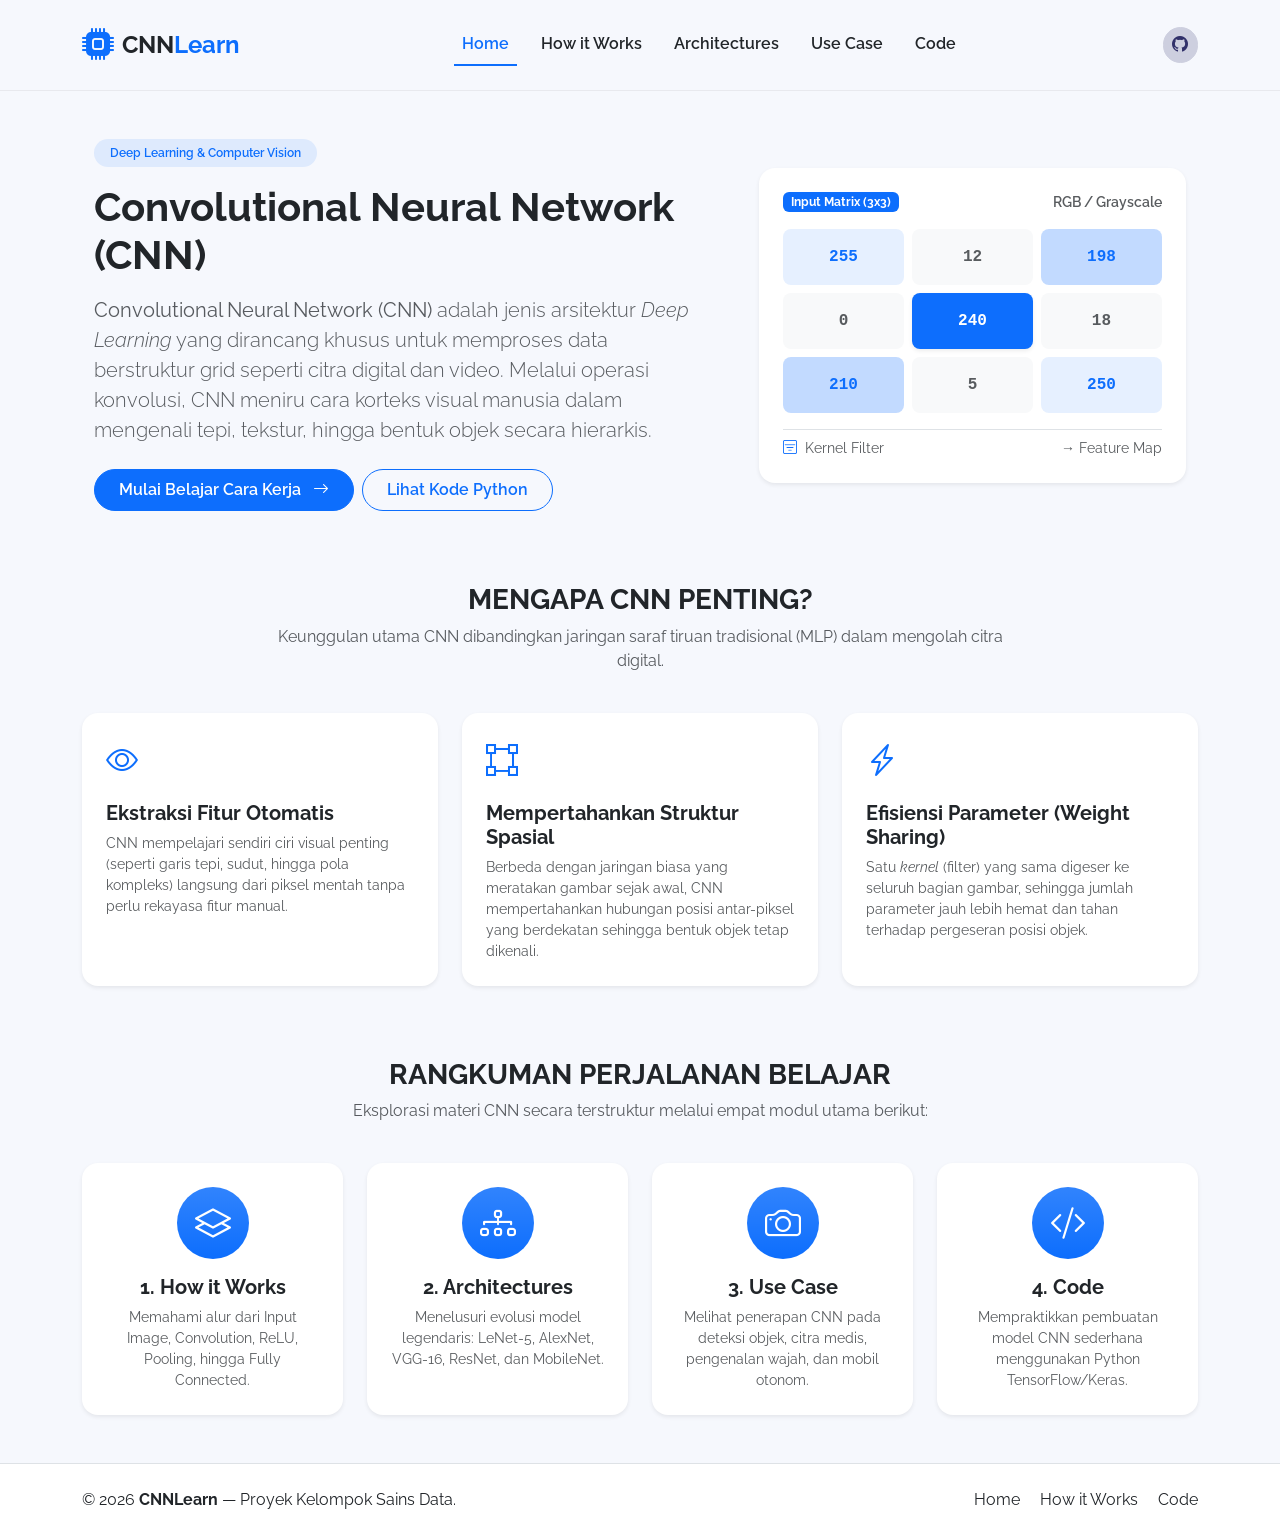
<file: index.html>
<!doctype html>
<html lang="id" class="h-100">

<head>
    <meta charset="utf-8">
    <meta name="viewport" content="width=device-width, initial-scale=1, shrink-to-fit=no">
    <meta name="description" content="Media Pembelajaran Interaktif Convolutional Neural Network (CNN)">
    <meta name="author" content="Tim Sains Data">
    <title>Home | Pengenalan CNN</title>

    <link href="https://cdn.jsdelivr.net/npm/bootstrap@5.2.3/dist/css/bootstrap.min.css" rel="stylesheet">
    <link rel="stylesheet" href="https://cdn.jsdelivr.net/npm/bootstrap-icons@1.10.2/font/bootstrap-icons.css">
    <link href="https://fonts.googleapis.com/css?family=Raleway:300,400,500,600,700,800&display=swap" rel="stylesheet">
    <link rel="stylesheet" href="assets/css/style.css">
</head>

<body class="d-flex flex-column h-100">
    <!-- Navbar -->
    <nav class="navbar navbar-expand-lg navbar-light py-3 bg-nav sticky-top">
        <div class="container">
            <a class="navbar-brand d-flex align-items-center" href="index.html">
                <i class="bi bi-cpu-fill text-primary fs-2 me-2"></i>
                <span class="text-body fs-4 fw-bolder">CNN<span class="text-primary">Learn</span></span>
            </a>
            <button class="navbar-toggler" type="button" data-bs-toggle="collapse" data-bs-target="#navbarSupportedContent">
                <span class="navbar-toggler-icon"></span>
            </button>
            <div class="collapse navbar-collapse py-3 py-lg-1" id="navbarSupportedContent">
                <ul class="navbar-nav mx-auto mb-2 mb-lg-0">
                    <li class="nav-item"><a class="nav-link mx-2 active" href="index.html">Home</a></li>
                    <li class="nav-item"><a class="nav-link mx-2" href="how_it_works.html">How it Works</a></li>
                    <li class="nav-item"><a class="nav-link mx-2" href="architectures.html">Architectures</a></li>
                    <li class="nav-item"><a class="nav-link mx-2" href="use_case.html">Use Case</a></li>
                    <li class="nav-item"><a class="nav-link mx-2" href="code.html">Code</a></li>
                </ul>
                <div class="d-flex mt-3 ms-2 mt-lg-0 ms-lg-0">
                    <a href="https://github.com/Nata5376/Belajar_Project_Remote_K.05" target="_blank" class="btn btn-social-media" title="Repository GitHub">
                        <i class="bi bi-github"></i>
                    </a>
                </div>
            </div>
        </div>
    </nav>

    <!-- Main Content -->
    <main class="flex-shrink-0">
        <!-- 1. Hero Section -->
        <div class="container col-xxl-9 px-4 py-5">
            <div class="row flex-lg-row-reverse align-items-center g-5">
                <!-- Ilustrasi Matriks Piksel (Siap Tampil Tanpa File Gambar Eksternal) -->
                <div class="col-lg-5">
                    <div class="card border-0 rounded-4 shadow-sm p-4 bg-white">
                        <div class="d-flex justify-content-between align-items-center mb-3">
                            <span class="badge bg-primary">Input Matrix (3x3)</span>
                            <span class="text-muted small fw-semibold">RGB / Grayscale</span>
                        </div>
                        <div class="row g-2 text-center fw-bold font-monospace">
                            <div class="col-4"><div class="p-3 rounded-3 bg-primary bg-opacity-10 text-primary">255</div></div>
                            <div class="col-4"><div class="p-3 rounded-3 bg-light text-muted">12</div></div>
                            <div class="col-4"><div class="p-3 rounded-3 bg-primary bg-opacity-25 text-primary">198</div></div>
                            <div class="col-4"><div class="p-3 rounded-3 bg-light text-muted">0</div></div>
                            <div class="col-4"><div class="p-3 rounded-3 bg-primary text-white shadow-sm">240</div></div>
                            <div class="col-4"><div class="p-3 rounded-3 bg-light text-muted">18</div></div>
                            <div class="col-4"><div class="p-3 rounded-3 bg-primary bg-opacity-25 text-primary">210</div></div>
                            <div class="col-4"><div class="p-3 rounded-3 bg-light text-muted">5</div></div>
                            <div class="col-4"><div class="p-3 rounded-3 bg-primary bg-opacity-10 text-primary">250</div></div>
                        </div>
                        <div class="mt-3 pt-2 border-top d-flex justify-content-between align-items-center small text-muted">
                            <span><i class="bi bi-filter-square text-primary me-1"></i> Kernel Filter</span>
                            <span>&rarr; Feature Map</span>
                        </div>
                    </div>
                </div>

                <!-- Teks Pengantar Utama -->
                <div class="col-lg-7">
                    <span class="badge bg-primary bg-opacity-10 text-primary px-3 py-2 rounded-pill mb-3 fw-semibold">
                        Deep Learning &amp; Computer Vision
                    </span>
                    <h1 class="fw-bold lh-2 mb-3">Convolutional Neural Network (CNN)</h1>
                    <p class="lead text-muted mb-4">
                        <strong>Convolutional Neural Network (CNN)</strong> adalah jenis arsitektur <em>Deep Learning</em> yang dirancang khusus untuk memproses data berstruktur grid seperti citra digital dan video. Melalui operasi konvolusi, CNN meniru cara korteks visual manusia dalam mengenali tepi, tekstur, hingga bentuk objek secara hierarkis.
                    </p>
                    <div class="d-grid gap-2 d-md-flex justify-content-md-start">
                        <a href="how_it_works.html" class="btn btn-primary rounded-pill px-4 py-2 fw-semibold">
                            Mulai Belajar Cara Kerja <i class="bi bi-arrow-right ms-2"></i>
                        </a>
                        <a href="code.html" class="btn btn-outline-primary rounded-pill px-4 py-2 fw-semibold">
                            Lihat Kode Python
                        </a>
                    </div>
                </div>
            </div>
        </div>

        <!-- 2. Mengapa CNN Penting untuk Computer Vision -->
        <div class="container py-4">
            <div class="row mb-4">
                <div class="col-lg-8 mx-auto text-center">
                    <h3 class="fw-bold mb-2">MENGAPA CNN PENTING?</h3>
                    <p class="text-muted">Keunggulan utama CNN dibandingkan jaringan saraf tiruan tradisional (MLP) dalam mengolah citra digital.</p>
                </div>
            </div>
            <div class="row g-4">
                <div class="col-md-4">
                    <div class="card h-100 border-0 rounded-4 shadow-sm p-4">
                        <div class="mb-3 text-primary fs-2"><i class="bi bi-eye"></i></div>
                        <h5 class="fw-bold">Ekstraksi Fitur Otomatis</h5>
                        <p class="text-muted small mb-0">
                            CNN mempelajari sendiri ciri visual penting (seperti garis tepi, sudut, hingga pola kompleks) langsung dari piksel mentah tanpa perlu rekayasa fitur manual.
                        </p>
                    </div>
                </div>
                <div class="col-md-4">
                    <div class="card h-100 border-0 rounded-4 shadow-sm p-4">
                        <div class="mb-3 text-primary fs-2"><i class="bi bi-bounding-box"></i></div>
                        <h5 class="fw-bold">Mempertahankan Struktur Spasial</h5>
                        <p class="text-muted small mb-0">
                            Berbeda dengan jaringan biasa yang meratakan gambar sejak awal, CNN mempertahankan hubungan posisi antar-piksel yang berdekatan sehingga bentuk objek tetap dikenali.
                        </p>
                    </div>
                </div>
                <div class="col-md-4">
                    <div class="card h-100 border-0 rounded-4 shadow-sm p-4">
                        <div class="mb-3 text-primary fs-2"><i class="bi bi-lightning-charge"></i></div>
                        <h5 class="fw-bold">Efisiensi Parameter (Weight Sharing)</h5>
                        <p class="text-muted small mb-0">
                            Satu <em>kernel</em> (filter) yang sama digeser ke seluruh bagian gambar, sehingga jumlah parameter jauh lebih hemat dan tahan terhadap pergeseran posisi objek.
                        </p>
                    </div>
                </div>
            </div>
        </div>

        <!-- 3. Rangkuman Perjalanan Belajar -->
        <div class="container text-center py-5">
            <div class="row mb-4">
                <div class="col-lg-8 mx-auto">
                    <h3 class="fw-bold mb-2">RANGKUMAN PERJALANAN BELAJAR</h3>
                    <p class="text-muted">Eksplorasi materi CNN secara terstruktur melalui empat modul utama berikut:</p>
                </div>
            </div>
            <div class="row g-4">
                <div class="col-md-6 col-lg-3">
                    <a href="how_it_works.html" class="text-decoration-none text-dark">
                        <div class="card h-100 border-0 rounded-4 shadow-sm card-hover p-4">
                            <div class="feature-icon-1 bg-primary bg-gradient mb-3 mx-auto">
                                <i class="bi bi-layers"></i>
                            </div>
                            <h5 class="fw-bold">1. How it Works</h5>
                            <p class="text-muted small mb-0">Memahami alur dari Input Image, Convolution, ReLU, Pooling, hingga Fully Connected.</p>
                        </div>
                    </a>
                </div>
                <div class="col-md-6 col-lg-3">
                    <a href="architectures.html" class="text-decoration-none text-dark">
                        <div class="card h-100 border-0 rounded-4 shadow-sm card-hover p-4">
                            <div class="feature-icon-1 bg-primary bg-gradient mb-3 mx-auto">
                                <i class="bi bi-diagram-3"></i>
                            </div>
                            <h5 class="fw-bold">2. Architectures</h5>
                            <p class="text-muted small mb-0">Menelusuri evolusi model legendaris: LeNet-5, AlexNet, VGG-16, ResNet, dan MobileNet.</p>
                        </div>
                    </a>
                </div>
                <div class="col-md-6 col-lg-3">
                    <a href="use_case.html" class="text-decoration-none text-dark">
                        <div class="card h-100 border-0 rounded-4 shadow-sm card-hover p-4">
                            <div class="feature-icon-1 bg-primary bg-gradient mb-3 mx-auto">
                                <i class="bi bi-camera"></i>
                            </div>
                            <h5 class="fw-bold">3. Use Case</h5>
                            <p class="text-muted small mb-0">Melihat penerapan CNN pada deteksi objek, citra medis, pengenalan wajah, dan mobil otonom.</p>
                        </div>
                    </a>
                </div>
                <div class="col-md-6 col-lg-3">
                    <a href="code.html" class="text-decoration-none text-dark">
                        <div class="card h-100 border-0 rounded-4 shadow-sm card-hover p-4">
                            <div class="feature-icon-1 bg-primary bg-gradient mb-3 mx-auto">
                                <i class="bi bi-code-slash"></i>
                            </div>
                            <h5 class="fw-bold">4. Code</h5>
                            <p class="text-muted small mb-0">Mempraktikkan pembuatan model CNN sederhana menggunakan Python TensorFlow/Keras.</p>
                        </div>
                    </a>
                </div>
            </div>
        </div>
    </main>

    <!-- Footer -->
    <footer class="footer mt-auto py-4 bg-white border-top">
        <div class="container">
            <div class="d-flex flex-column flex-md-row align-items-center text-body">
                <div class="copyright text-center mb-2 mb-md-0">&copy; 2026 <strong>CNNLearn</strong> — Proyek Kelompok Sains Data.</div>
                <div class="link ms-md-auto">
                    <a href="index.html" class="me-3 text-dark text-decoration-none">Home</a>
                    <a href="how_it_works.html" class="me-3 text-dark text-decoration-none">How it Works</a>
                    <a href="code.html" class="text-dark text-decoration-none">Code</a>
                </div>
            </div>
        </div>
    </footer>

    <script src="https://cdn.jsdelivr.net/npm/bootstrap@5.2.3/dist/js/bootstrap.bundle.min.js"></script>
</body>
</html>
</file>
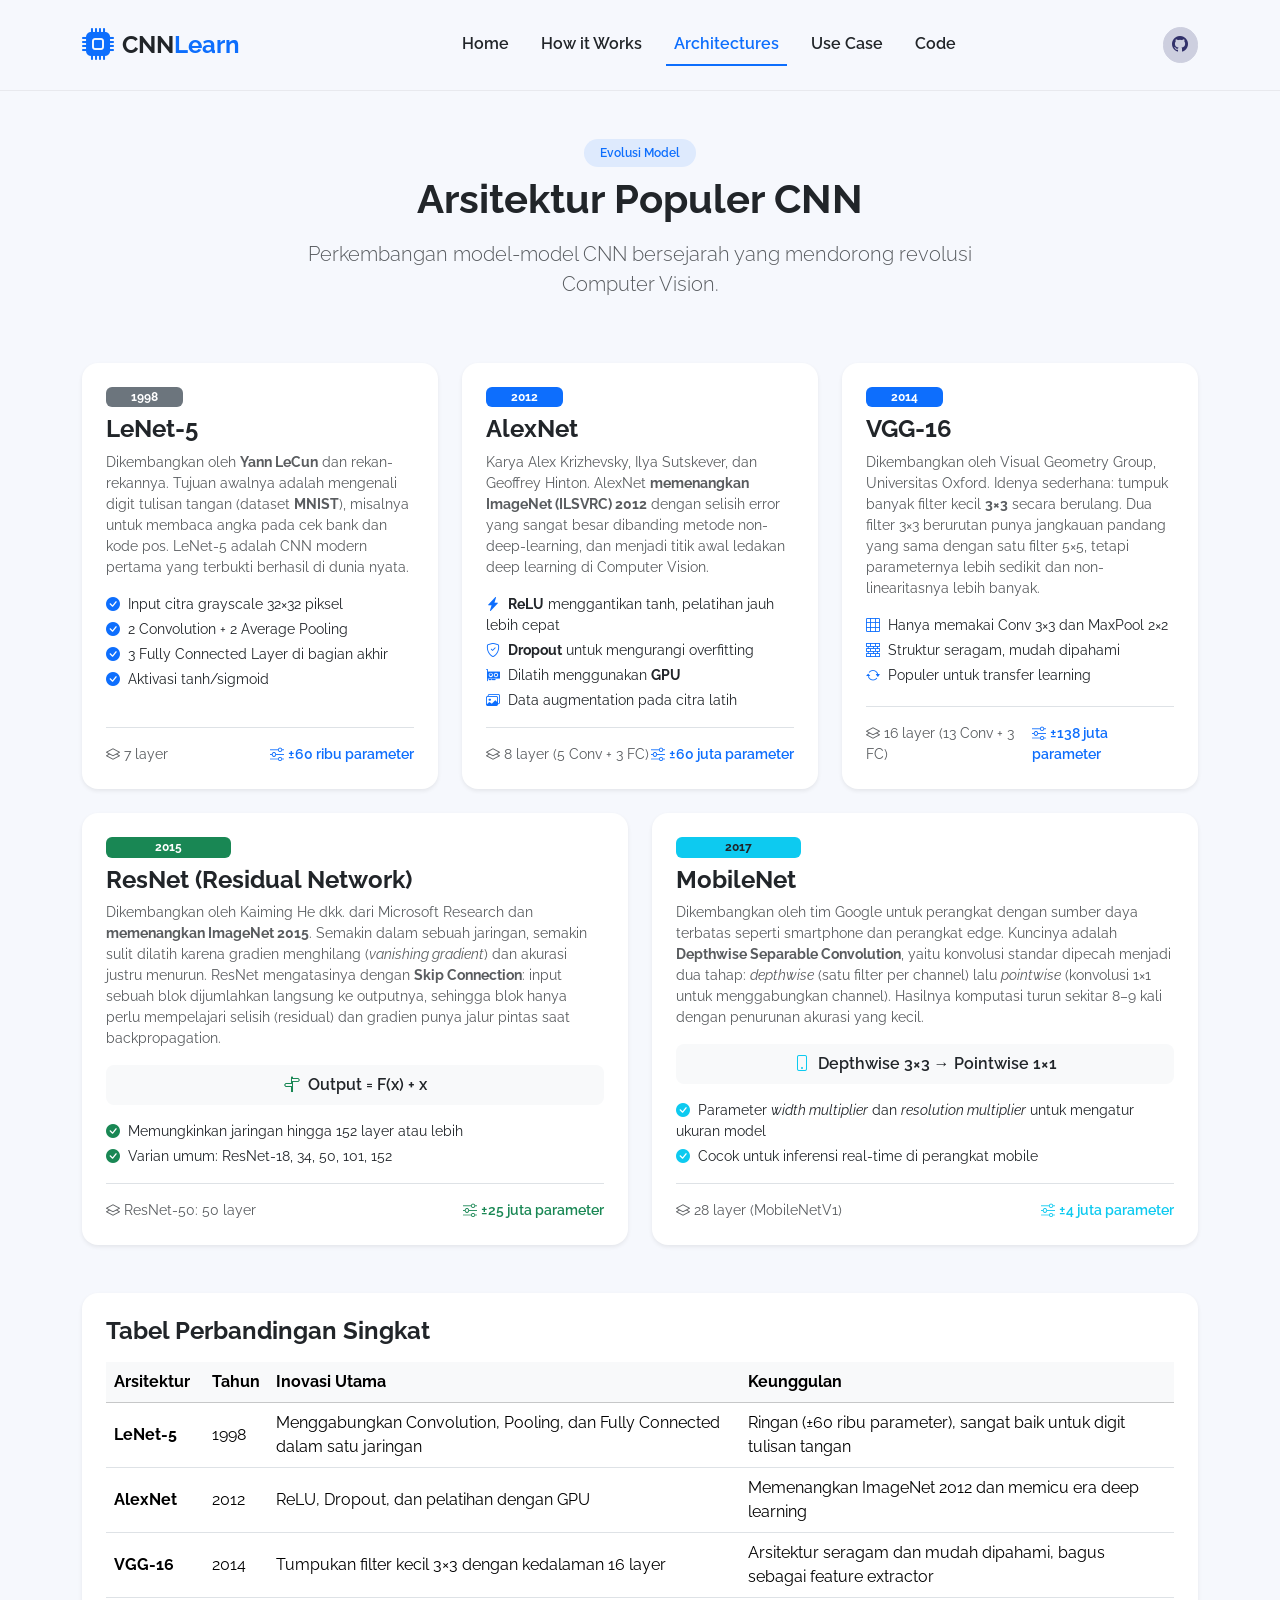
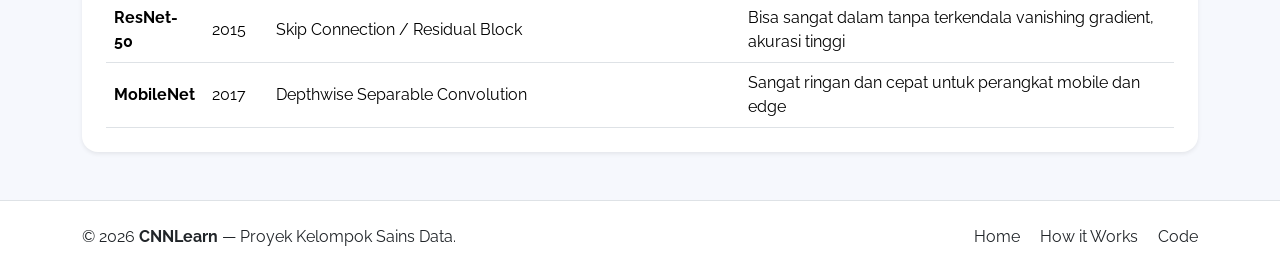
<file: Architectures.html>
<!doctype html>
<html lang="id" class="h-100">

<head>
    <meta charset="utf-8">
    <meta name="viewport" content="width=device-width, initial-scale=1, shrink-to-fit=no">
    <title>Architectures | Pengenalan CNN</title>
    <link href="https://cdn.jsdelivr.net/npm/bootstrap@5.2.3/dist/css/bootstrap.min.css" rel="stylesheet">
    <link rel="stylesheet" href="https://cdn.jsdelivr.net/npm/bootstrap-icons@1.10.2/font/bootstrap-icons.css">
    <link href="https://fonts.googleapis.com/css?family=Raleway:300,400,500,600,700,800&display=swap" rel="stylesheet">
    <link rel="stylesheet" href="assets/css/style.css">
</head>

<body class="d-flex flex-column h-100">
    <!-- Navbar -->
    <nav class="navbar navbar-expand-lg navbar-light py-3 bg-nav sticky-top">
        <div class="container">
            <a class="navbar-brand d-flex align-items-center" href="index.html">
                <i class="bi bi-cpu-fill text-primary fs-2 me-2"></i>
                <span class="text-body fs-4 fw-bolder">CNN<span class="text-primary">Learn</span></span>
            </a>
            <button class="navbar-toggler" type="button" data-bs-toggle="collapse" data-bs-target="#navbarSupportedContent">
                <span class="navbar-toggler-icon"></span>
            </button>
            <div class="collapse navbar-collapse py-3 py-lg-1" id="navbarSupportedContent">
                <ul class="navbar-nav mx-auto mb-2 mb-lg-0">
                    <li class="nav-item"><a class="nav-link mx-2" href="index.html">Home</a></li>
                    <li class="nav-item"><a class="nav-link mx-2" href="how_it_works.html">How it Works</a></li>
                    <li class="nav-item"><a class="nav-link mx-2 active" href="architectures.html">Architectures</a></li>
                    <li class="nav-item"><a class="nav-link mx-2" href="use_case.html">Use Case</a></li>
                    <li class="nav-item"><a class="nav-link mx-2" href="code.html">Code</a></li>
                </ul>
                <div class="d-flex mt-3 ms-2 mt-lg-0 ms-lg-0">
                    <a href="https://github.com/" target="_blank" class="btn btn-social-media"><i class="bi bi-github"></i></a>
                </div>
            </div>
        </div>
    </nav>

    <!-- Main Content (AREA KERJA TEMAN 2) -->
    <main class="flex-shrink-0">
        <div class="container py-5">
            <div class="row mb-5">
                <div class="col-lg-8 mx-auto text-center">
                    <span class="badge bg-primary bg-opacity-10 text-primary px-3 py-2 rounded-pill mb-2 fw-semibold">Evolusi Model</span>
                    <h1 class="fw-bold mb-3">Arsitektur Populer CNN</h1>
                    <p class="lead text-muted">Perkembangan model-model CNN bersejarah yang mendorong revolusi Computer Vision.</p>
                </div>
            </div>

            <!-- Daftar Card Arsitektur -->
            <div class="row g-4 mb-5">
                <!-- LeNet-5 -->
                <div class="col-md-6 col-lg-4">
                    <div class="card h-100 border-0 rounded-4 shadow-sm p-4 card-hover">
                        <span class="badge bg-secondary w-25 mb-2">1998</span>
                        <h4 class="fw-bold">LeNet-5</h4>
                        <p class="text-muted small">Dikembangkan oleh <strong>Yann LeCun</strong> dan rekan-rekannya. Tujuan awalnya adalah mengenali digit tulisan tangan (dataset <strong>MNIST</strong>), misalnya untuk membaca angka pada cek bank dan kode pos. LeNet-5 adalah CNN modern pertama yang terbukti berhasil di dunia nyata.</p>
                        <ul class="list-unstyled small mb-3">
                            <li class="mb-1"><i class="bi bi-check-circle-fill text-primary me-2"></i>Input citra grayscale 32&times;32 piksel</li>
                            <li class="mb-1"><i class="bi bi-check-circle-fill text-primary me-2"></i>2 Convolution + 2 Average Pooling</li>
                            <li class="mb-1"><i class="bi bi-check-circle-fill text-primary me-2"></i>3 Fully Connected Layer di bagian akhir</li>
                            <li><i class="bi bi-check-circle-fill text-primary me-2"></i>Aktivasi tanh/sigmoid</li>
                        </ul>
                        <div class="mt-auto pt-3 border-top d-flex justify-content-between small">
                            <span class="text-muted"><i class="bi bi-layers me-1"></i>7 layer</span>
                            <span class="fw-semibold text-primary"><i class="bi bi-sliders me-1"></i>&plusmn;60 ribu parameter</span>
                        </div>
                    </div>
                </div>

                <!-- AlexNet -->
                <div class="col-md-6 col-lg-4">
                    <div class="card h-100 border-0 rounded-4 shadow-sm p-4 card-hover">
                        <span class="badge bg-primary w-25 mb-2">2012</span>
                        <h4 class="fw-bold">AlexNet</h4>
                        <p class="text-muted small">Karya Alex Krizhevsky, Ilya Sutskever, dan Geoffrey Hinton. AlexNet <strong>memenangkan ImageNet (ILSVRC) 2012</strong> dengan selisih error yang sangat besar dibanding metode non-deep-learning, dan menjadi titik awal ledakan deep learning di Computer Vision.</p>
                        <ul class="list-unstyled small mb-3">
                            <li class="mb-1"><i class="bi bi-lightning-charge-fill text-primary me-2"></i><strong>ReLU</strong> menggantikan tanh, pelatihan jauh lebih cepat</li>
                            <li class="mb-1"><i class="bi bi-shield-check text-primary me-2"></i><strong>Dropout</strong> untuk mengurangi overfitting</li>
                            <li class="mb-1"><i class="bi bi-gpu-card text-primary me-2"></i>Dilatih menggunakan <strong>GPU</strong></li>
                            <li><i class="bi bi-images text-primary me-2"></i>Data augmentation pada citra latih</li>
                        </ul>
                        <div class="mt-auto pt-3 border-top d-flex justify-content-between small">
                            <span class="text-muted"><i class="bi bi-layers me-1"></i>8 layer (5 Conv + 3 FC)</span>
                            <span class="fw-semibold text-primary"><i class="bi bi-sliders me-1"></i>&plusmn;60 juta parameter</span>
                        </div>
                    </div>
                </div>

                <!-- VGG-16 -->
                <div class="col-md-6 col-lg-4">
                    <div class="card h-100 border-0 rounded-4 shadow-sm p-4 card-hover">
                        <span class="badge bg-primary w-25 mb-2">2014</span>
                        <h4 class="fw-bold">VGG-16</h4>
                        <p class="text-muted small">Dikembangkan oleh Visual Geometry Group, Universitas Oxford. Idenya sederhana: tumpuk banyak filter kecil <strong>3&times;3</strong> secara berulang. Dua filter 3&times;3 berurutan punya jangkauan pandang yang sama dengan satu filter 5&times;5, tetapi parameternya lebih sedikit dan non-linearitasnya lebih banyak.</p>
                        <ul class="list-unstyled small mb-3">
                            <li class="mb-1"><i class="bi bi-grid-3x3 text-primary me-2"></i>Hanya memakai Conv 3&times;3 dan MaxPool 2&times;2</li>
                            <li class="mb-1"><i class="bi bi-bricks text-primary me-2"></i>Struktur seragam, mudah dipahami</li>
                            <li><i class="bi bi-arrow-repeat text-primary me-2"></i>Populer untuk transfer learning</li>
                        </ul>
                        <div class="mt-auto pt-3 border-top d-flex justify-content-between small">
                            <span class="text-muted"><i class="bi bi-layers me-1"></i>16 layer (13 Conv + 3 FC)</span>
                            <span class="fw-semibold text-primary"><i class="bi bi-sliders me-1"></i>&plusmn;138 juta parameter</span>
                        </div>
                    </div>
                </div>

                <!-- ResNet -->
                <div class="col-md-6 col-lg-6">
                    <div class="card h-100 border-0 rounded-4 shadow-sm p-4 card-hover">
                        <span class="badge bg-success w-25 mb-2">2015</span>
                        <h4 class="fw-bold">ResNet (Residual Network)</h4>
                        <p class="text-muted small">Dikembangkan oleh Kaiming He dkk. dari Microsoft Research dan <strong>memenangkan ImageNet 2015</strong>. Semakin dalam sebuah jaringan, semakin sulit dilatih karena gradien menghilang (<em>vanishing gradient</em>) dan akurasi justru menurun. ResNet mengatasinya dengan <strong>Skip Connection</strong>: input sebuah blok dijumlahkan langsung ke outputnya, sehingga blok hanya perlu mempelajari selisih (residual) dan gradien punya jalur pintas saat backpropagation.</p>
                        <div class="rounded-3 bg-light text-center py-2 mb-3 fw-semibold">
                            <i class="bi bi-signpost-split text-success me-2"></i>Output = F(x) + x
                        </div>
                        <ul class="list-unstyled small mb-3">
                            <li class="mb-1"><i class="bi bi-check-circle-fill text-success me-2"></i>Memungkinkan jaringan hingga 152 layer atau lebih</li>
                            <li><i class="bi bi-check-circle-fill text-success me-2"></i>Varian umum: ResNet-18, 34, 50, 101, 152</li>
                        </ul>
                        <div class="mt-auto pt-3 border-top d-flex justify-content-between small">
                            <span class="text-muted"><i class="bi bi-layers me-1"></i>ResNet-50: 50 layer</span>
                            <span class="fw-semibold text-success"><i class="bi bi-sliders me-1"></i>&plusmn;25 juta parameter</span>
                        </div>
                    </div>
                </div>

                <!-- MobileNet -->
                <div class="col-md-6 col-lg-6">
                    <div class="card h-100 border-0 rounded-4 shadow-sm p-4 card-hover">
                        <span class="badge bg-info text-dark w-25 mb-2">2017</span>
                        <h4 class="fw-bold">MobileNet</h4>
                        <p class="text-muted small">Dikembangkan oleh tim Google untuk perangkat dengan sumber daya terbatas seperti smartphone dan perangkat edge. Kuncinya adalah <strong>Depthwise Separable Convolution</strong>, yaitu konvolusi standar dipecah menjadi dua tahap: <em>depthwise</em> (satu filter per channel) lalu <em>pointwise</em> (konvolusi 1&times;1 untuk menggabungkan channel). Hasilnya komputasi turun sekitar 8&ndash;9 kali dengan penurunan akurasi yang kecil.</p>
                        <div class="rounded-3 bg-light text-center py-2 mb-3 fw-semibold">
                            <i class="bi bi-phone text-info me-2"></i>Depthwise 3&times;3 &rarr; Pointwise 1&times;1
                        </div>
                        <ul class="list-unstyled small mb-3">
                            <li class="mb-1"><i class="bi bi-check-circle-fill text-info me-2"></i>Parameter <em>width multiplier</em> dan <em>resolution multiplier</em> untuk mengatur ukuran model</li>
                            <li><i class="bi bi-check-circle-fill text-info me-2"></i>Cocok untuk inferensi real-time di perangkat mobile</li>
                        </ul>
                        <div class="mt-auto pt-3 border-top d-flex justify-content-between small">
                            <span class="text-muted"><i class="bi bi-layers me-1"></i>28 layer (MobileNetV1)</span>
                            <span class="fw-semibold text-info"><i class="bi bi-sliders me-1"></i>&plusmn;4 juta parameter</span>
                        </div>
                    </div>
                </div>
            </div>

            <!-- Tabel Perbandingan -->
            <div class="card border-0 rounded-4 shadow-sm p-4">
                <h4 class="fw-bold mb-3">Tabel Perbandingan Singkat</h4>
                <div class="table-responsive">
                    <table class="table table-hover align-middle mb-0">
                        <thead class="table-light">
                            <tr>
                                <th>Arsitektur</th>
                                <th>Tahun</th>
                                <th>Inovasi Utama</th>
                                <th>Keunggulan</th>
                            </tr>
                        </thead>
                        <tbody>
                            <tr>
                                <td class="fw-bold">LeNet-5</td>
                                <td>1998</td>
                                <td>Menggabungkan Convolution, Pooling, dan Fully Connected dalam satu jaringan</td>
                                <td>Ringan (&plusmn;60 ribu parameter), sangat baik untuk digit tulisan tangan</td>
                            </tr>
                            <tr>
                                <td class="fw-bold">AlexNet</td>
                                <td>2012</td>
                                <td>ReLU, Dropout, dan pelatihan dengan GPU</td>
                                <td>Memenangkan ImageNet 2012 dan memicu era deep learning</td>
                            </tr>
                            <tr>
                                <td class="fw-bold">VGG-16</td>
                                <td>2014</td>
                                <td>Tumpukan filter kecil 3&times;3 dengan kedalaman 16 layer</td>
                                <td>Arsitektur seragam dan mudah dipahami, bagus sebagai feature extractor</td>
                            </tr>
                            <tr>
                                <td class="fw-bold">ResNet-50</td>
                                <td>2015</td>
                                <td>Skip Connection / Residual Block</td>
                                <td>Bisa sangat dalam tanpa terkendala vanishing gradient, akurasi tinggi</td>
                            </tr>
                            <tr>
                                <td class="fw-bold">MobileNet</td>
                                <td>2017</td>
                                <td>Depthwise Separable Convolution</td>
                                <td>Sangat ringan dan cepat untuk perangkat mobile dan edge</td>
                            </tr>
                        </tbody>
                    </table>
                </div>
            </div>
        </div>
    </main>

    <!-- Footer -->
    <footer class="footer mt-auto py-4 bg-white border-top">
        <div class="container">
            <div class="d-flex flex-column flex-md-row align-items-center text-body">
                <div class="copyright text-center mb-2 mb-md-0">&copy; 2026 <strong>CNNLearn</strong> — Proyek Kelompok Sains Data.</div>
                <div class="link ms-md-auto">
                    <a href="index.html" class="me-3 text-dark text-decoration-none">Home</a>
                    <a href="how_it_works.html" class="me-3 text-dark text-decoration-none">How it Works</a>
                    <a href="code.html" class="text-dark text-decoration-none">Code</a>
                </div>
            </div>
        </div>
    </footer>

    <script src="https://cdn.jsdelivr.net/npm/bootstrap@5.2.3/dist/js/bootstrap.bundle.min.js"></script>
</body>
</html>
</file>
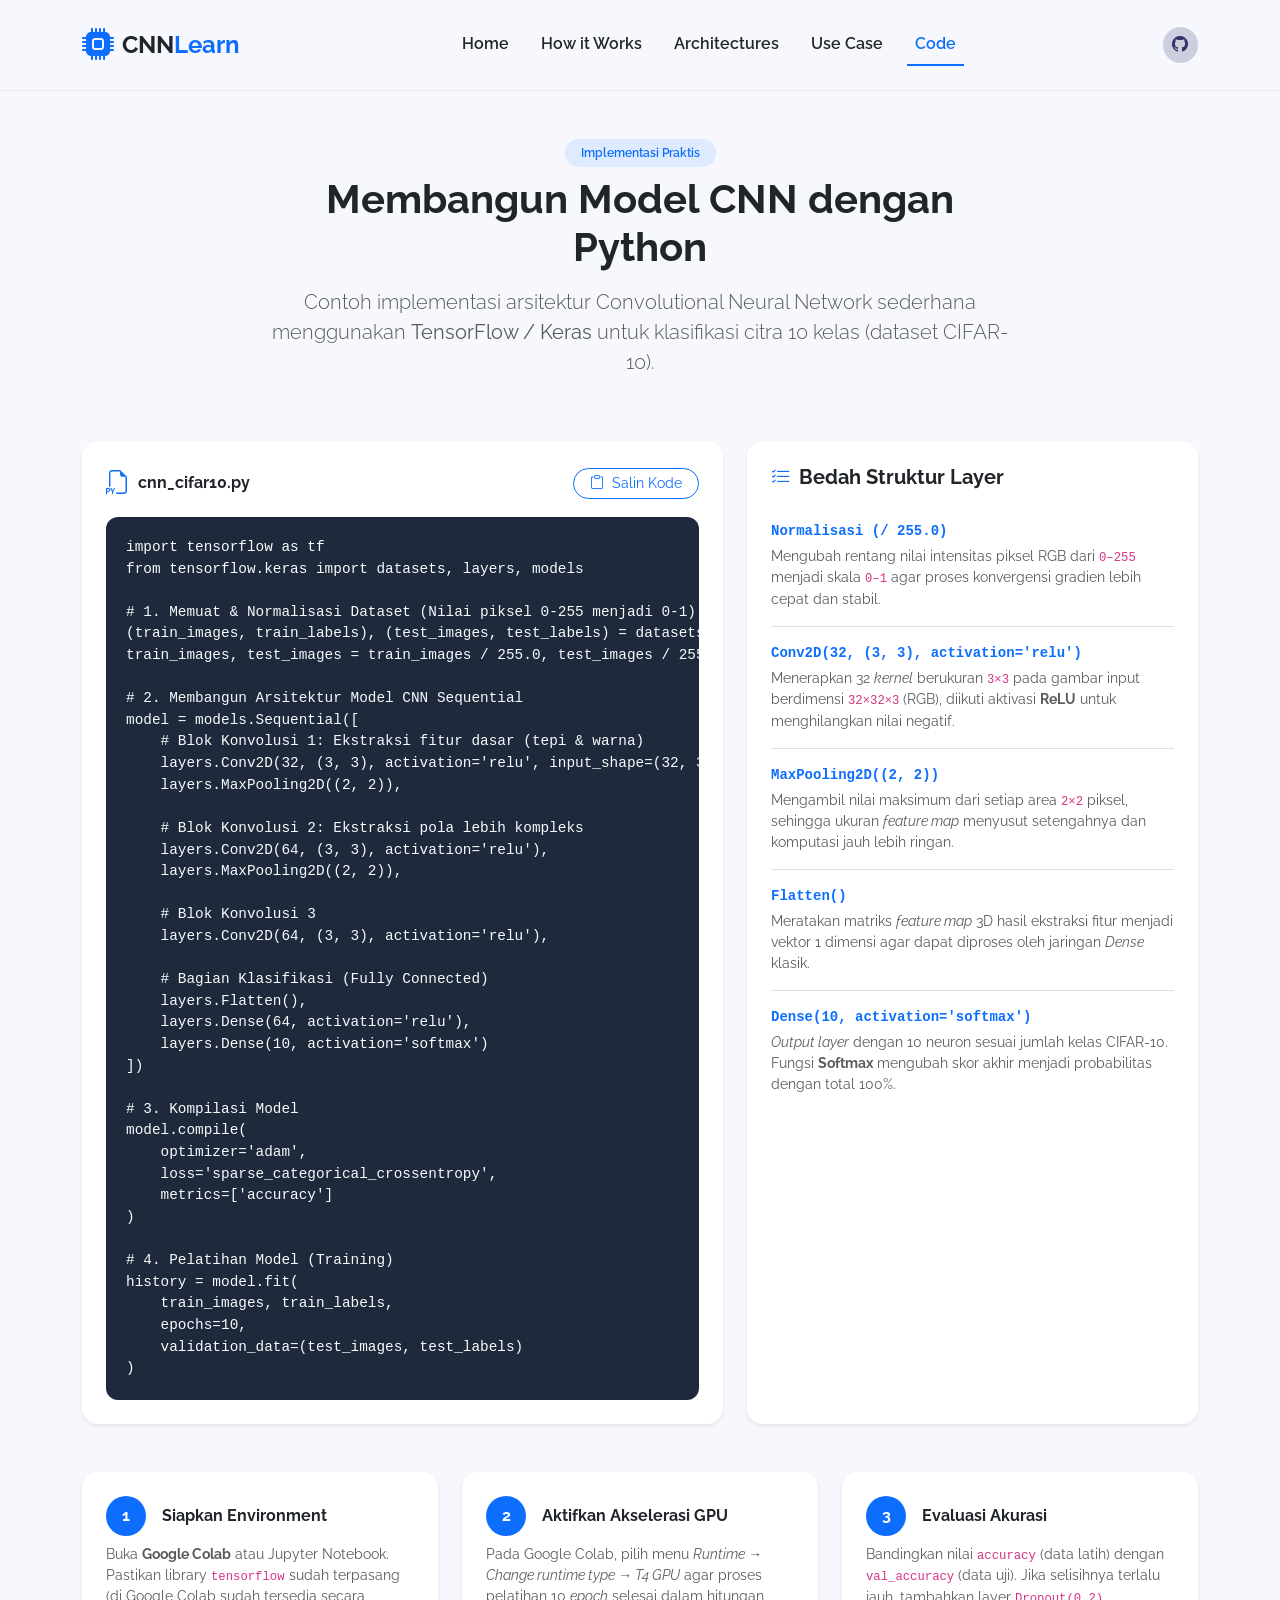
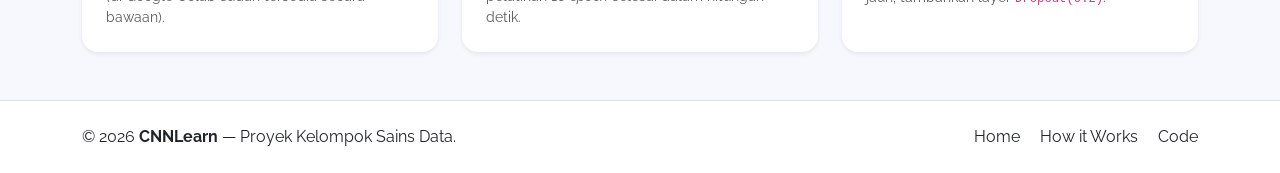
<file: code.html>
<!doctype html>
<html lang="id" class="h-100">

<head>
    <meta charset="utf-8">
    <meta name="viewport" content="width=device-width, initial-scale=1, shrink-to-fit=no">
    <meta name="description" content="Tutorial Implementasi Kode CNN dengan Python TensorFlow/Keras">
    <meta name="author" content="Tim Sains Data">
    <title>Code Tutorial | Pengenalan CNN</title>

    <link href="https://cdn.jsdelivr.net/npm/bootstrap@5.2.3/dist/css/bootstrap.min.css" rel="stylesheet">
    <link rel="stylesheet" href="https://cdn.jsdelivr.net/npm/bootstrap-icons@1.10.2/font/bootstrap-icons.css">
    <link href="https://fonts.googleapis.com/css?family=Raleway:300,400,500,600,700,800&display=swap" rel="stylesheet">
    <link rel="stylesheet" href="assets/css/style.css">
</head>

<body class="d-flex flex-column h-100">
    <!-- Navbar -->
    <nav class="navbar navbar-expand-lg navbar-light py-3 bg-nav sticky-top">
        <div class="container">
            <a class="navbar-brand d-flex align-items-center" href="index.html">
                <i class="bi bi-cpu-fill text-primary fs-2 me-2"></i>
                <span class="text-body fs-4 fw-bolder">CNN<span class="text-primary">Learn</span></span>
            </a>
            <button class="navbar-toggler" type="button" data-bs-toggle="collapse" data-bs-target="#navbarSupportedContent">
                <span class="navbar-toggler-icon"></span>
            </button>
            <div class="collapse navbar-collapse py-3 py-lg-1" id="navbarSupportedContent">
                <ul class="navbar-nav mx-auto mb-2 mb-lg-0">
                    <li class="nav-item"><a class="nav-link mx-2" href="index.html">Home</a></li>
                    <li class="nav-item"><a class="nav-link mx-2" href="how_it_works.html">How it Works</a></li>
                    <li class="nav-item"><a class="nav-link mx-2" href="architectures.html">Architectures</a></li>
                    <li class="nav-item"><a class="nav-link mx-2" href="use_case.html">Use Case</a></li>
                    <li class="nav-item"><a class="nav-link mx-2 active" href="code.html">Code</a></li>
                </ul>
                <div class="d-flex mt-3 ms-2 mt-lg-0 ms-lg-0">
                    <a href="https://github.com/" target="_blank" class="btn btn-social-media" title="Repository GitHub">
                        <i class="bi bi-github"></i>
                    </a>
                </div>
            </div>
        </div>
    </nav>

    <!-- Main Content -->
    <main class="flex-shrink-0">
        <div class="container py-5">
            <!-- Header Halaman -->
            <div class="row mb-5">
                <div class="col-lg-8 mx-auto text-center">
                    <span class="badge bg-primary bg-opacity-10 text-primary px-3 py-2 rounded-pill mb-2 fw-semibold">
                        Implementasi Praktis
                    </span>
                    <h1 class="fw-bold mb-3">Membangun Model CNN dengan Python</h1>
                    <p class="lead text-muted">
                        Contoh implementasi arsitektur Convolutional Neural Network sederhana menggunakan <strong>TensorFlow / Keras</strong> untuk klasifikasi citra 10 kelas (dataset CIFAR-10).
                    </p>
                </div>
            </div>

            <!-- Baris Utama: Kode Python & Penjelasan Layer -->
            <div class="row g-4 mb-5">
                <!-- Kolom Kode -->
                <div class="col-lg-7">
                    <div class="card border-0 rounded-4 shadow-sm p-4 h-100">
                        <div class="d-flex justify-content-between align-items-center mb-3">
                            <div class="d-flex align-items-center">
                                <i class="bi bi-filetype-py text-primary fs-4 me-2"></i>
                                <span class="fw-bold">cnn_cifar10.py</span>
                            </div>
                            <button class="btn btn-sm btn-outline-primary rounded-pill px-3" id="copyBtn" onclick="copyCode()">
                                <i class="bi bi-clipboard me-1"></i> Salin Kode
                            </button>
                        </div>
                        <pre class="code-block" id="cnnCode"><code>import tensorflow as tf
from tensorflow.keras import datasets, layers, models

# 1. Memuat & Normalisasi Dataset (Nilai piksel 0-255 menjadi 0-1)
(train_images, train_labels), (test_images, test_labels) = datasets.cifar10.load_data()
train_images, test_images = train_images / 255.0, test_images / 255.0

# 2. Membangun Arsitektur Model CNN Sequential
model = models.Sequential([
    # Blok Konvolusi 1: Ekstraksi fitur dasar (tepi & warna)
    layers.Conv2D(32, (3, 3), activation='relu', input_shape=(32, 32, 3)),
    layers.MaxPooling2D((2, 2)),

    # Blok Konvolusi 2: Ekstraksi pola lebih kompleks
    layers.Conv2D(64, (3, 3), activation='relu'),
    layers.MaxPooling2D((2, 2)),

    # Blok Konvolusi 3
    layers.Conv2D(64, (3, 3), activation='relu'),

    # Bagian Klasifikasi (Fully Connected)
    layers.Flatten(),
    layers.Dense(64, activation='relu'),
    layers.Dense(10, activation='softmax')
])

# 3. Kompilasi Model
model.compile(
    optimizer='adam',
    loss='sparse_categorical_crossentropy',
    metrics=['accuracy']
)

# 4. Pelatihan Model (Training)
history = model.fit(
    train_images, train_labels,
    epochs=10,
    validation_data=(test_images, test_labels)
)</code></pre>
                    </div>
                </div>

                <!-- Kolom Penjelasan Tiap Layer -->
                <div class="col-lg-5">
                    <div class="card border-0 rounded-4 shadow-sm p-4 h-100">
                        <h5 class="fw-bold mb-3"><i class="bi bi-list-check text-primary me-2"></i>Bedah Struktur Layer</h5>
                        <ul class="list-group list-group-flush">
                            <li class="list-group-item px-0 py-3">
                                <div class="fw-bold text-primary font-monospace small mb-1">Normalisasi (/ 255.0)</div>
                                <p class="text-muted small mb-0">
                                    Mengubah rentang nilai intensitas piksel RGB dari <code>0–255</code> menjadi skala <code>0–1</code> agar proses konvergensi gradien lebih cepat dan stabil.
                                </p>
                            </li>
                            <li class="list-group-item px-0 py-3">
                                <div class="fw-bold text-primary font-monospace small mb-1">Conv2D(32, (3, 3), activation='relu')</div>
                                <p class="text-muted small mb-0">
                                    Menerapkan 32 <em>kernel</em> berukuran <code>3×3</code> pada gambar input berdimensi <code>32×32×3</code> (RGB), diikuti aktivasi <strong>ReLU</strong> untuk menghilangkan nilai negatif.
                                </p>
                            </li>
                            <li class="list-group-item px-0 py-3">
                                <div class="fw-bold text-primary font-monospace small mb-1">MaxPooling2D((2, 2))</div>
                                <p class="text-muted small mb-0">
                                    Mengambil nilai maksimum dari setiap area <code>2×2</code> piksel, sehingga ukuran <em>feature map</em> menyusut setengahnya dan komputasi jauh lebih ringan.
                                </p>
                            </li>
                            <li class="list-group-item px-0 py-3">
                                <div class="fw-bold text-primary font-monospace small mb-1">Flatten()</div>
                                <p class="text-muted small mb-0">
                                    Meratakan matriks <em>feature map</em> 3D hasil ekstraksi fitur menjadi vektor 1 dimensi agar dapat diproses oleh jaringan <em>Dense</em> klasik.
                                </p>
                            </li>
                            <li class="list-group-item px-0 pt-3 pb-0">
                                <div class="fw-bold text-primary font-monospace small mb-1">Dense(10, activation='softmax')</div>
                                <p class="text-muted small mb-0">
                                    <em>Output layer</em> dengan 10 neuron sesuai jumlah kelas CIFAR-10. Fungsi <strong>Softmax</strong> mengubah skor akhir menjadi probabilitas dengan total 100%.
                                </p>
                            </li>
                        </ul>
                    </div>
                </div>
            </div>

            <!-- Bagian Tambahan: Alur Eksekusi & Tips Menjalankan di Google Colab -->
            <div class="row g-4">
                <div class="col-md-4">
                    <div class="card h-100 border-0 rounded-4 shadow-sm p-4">
                        <div class="d-flex align-items-center mb-2">
                            <span class="step-number me-3">1</span>
                            <h6 class="fw-bold mb-0">Siapkan Environment</h6>
                        </div>
                        <p class="text-muted small mb-0">
                            Buka <strong>Google Colab</strong> atau Jupyter Notebook. Pastikan library <code>tensorflow</code> sudah terpasang (di Google Colab sudah tersedia secara bawaan).
                        </p>
                    </div>
                </div>
                <div class="col-md-4">
                    <div class="card h-100 border-0 rounded-4 shadow-sm p-4">
                        <div class="d-flex align-items-center mb-2">
                            <span class="step-number me-3">2</span>
                            <h6 class="fw-bold mb-0">Aktifkan Akselerasi GPU</h6>
                        </div>
                        <p class="text-muted small mb-0">
                            Pada Google Colab, pilih menu <em>Runtime &rarr; Change runtime type &rarr; T4 GPU</em> agar proses pelatihan 10 <em>epoch</em> selesai dalam hitungan detik.
                        </p>
                    </div>
                </div>
                <div class="col-md-4">
                    <div class="card h-100 border-0 rounded-4 shadow-sm p-4">
                        <div class="d-flex align-items-center mb-2">
                            <span class="step-number me-3">3</span>
                            <h6 class="fw-bold mb-0">Evaluasi Akurasi</h6>
                        </div>
                        <p class="text-muted small mb-0">
                            Bandingkan nilai <code>accuracy</code> (data latih) dengan <code>val_accuracy</code> (data uji). Jika selisihnya terlalu jauh, tambahkan layer <code>Dropout(0.2)</code>.
                        </p>
                    </div>
                </div>
            </div>
        </div>
    </main>

    <!-- Footer -->
    <footer class="footer mt-auto py-4 bg-white border-top">
        <div class="container">
            <div class="d-flex flex-column flex-md-row align-items-center text-body">
                <div class="copyright text-center mb-2 mb-md-0">&copy; 2026 <strong>CNNLearn</strong> — Proyek Kelompok Sains Data.</div>
                <div class="link ms-md-auto">
                    <a href="index.html" class="me-3 text-dark text-decoration-none">Home</a>
                    <a href="how_it_works.html" class="me-3 text-dark text-decoration-none">How it Works</a>
                    <a href="code.html" class="text-dark text-decoration-none">Code</a>
                </div>
            </div>
        </div>
    </footer>

    <script src="https://cdn.jsdelivr.net/npm/bootstrap@5.2.3/dist/js/bootstrap.bundle.min.js"></script>
    <script>
        function copyCode() {
            const code = document.getElementById('cnnCode').innerText;
            const btn = document.getElementById('copyBtn');
            navigator.clipboard.writeText(code).then(() => {
                btn.innerHTML = '<i class="bi bi-check2 me-1"></i> Tersalin!';
                btn.classList.replace('btn-outline-primary', 'btn-success');
                setTimeout(() => {
                    btn.innerHTML = '<i class="bi bi-clipboard me-1"></i> Salin Kode';
                    btn.classList.replace('btn-success', 'btn-outline-primary');
                }, 2000);
            });
        }
    </script>
</body>
</html>
</file>
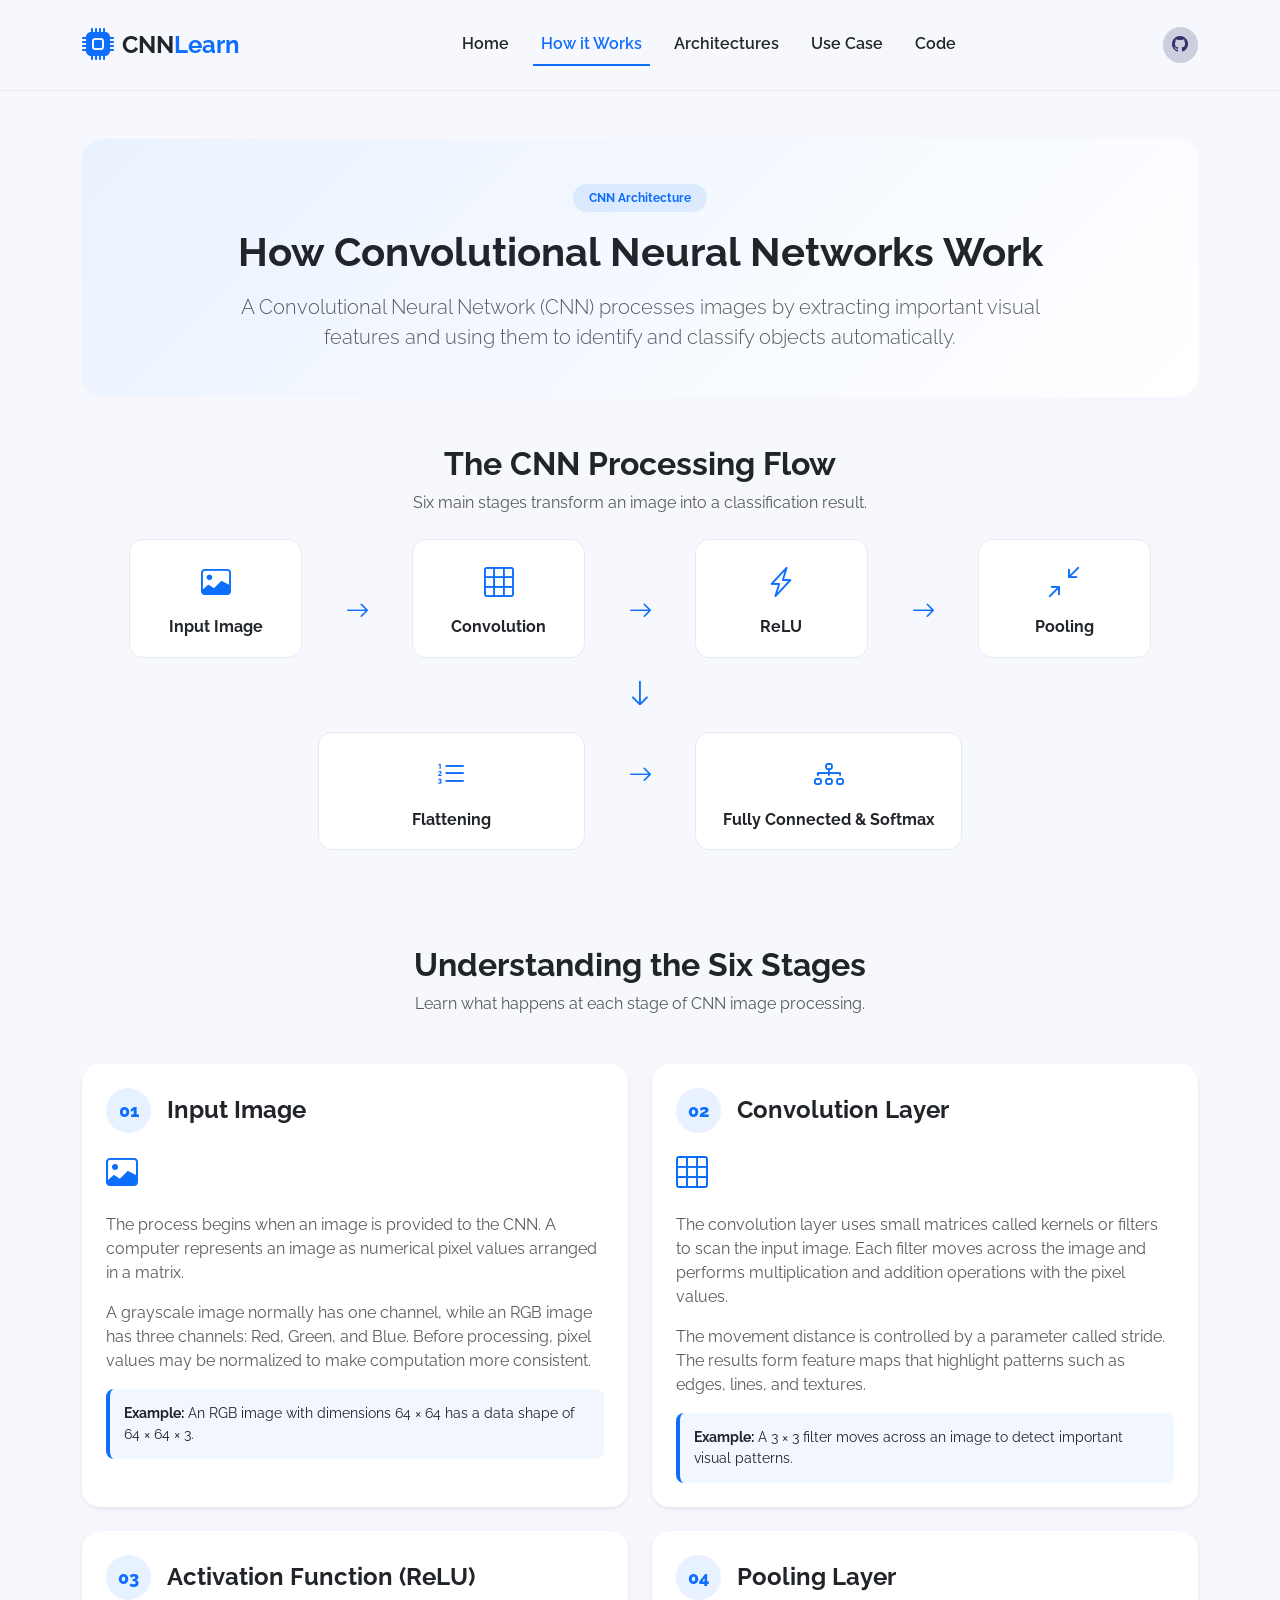
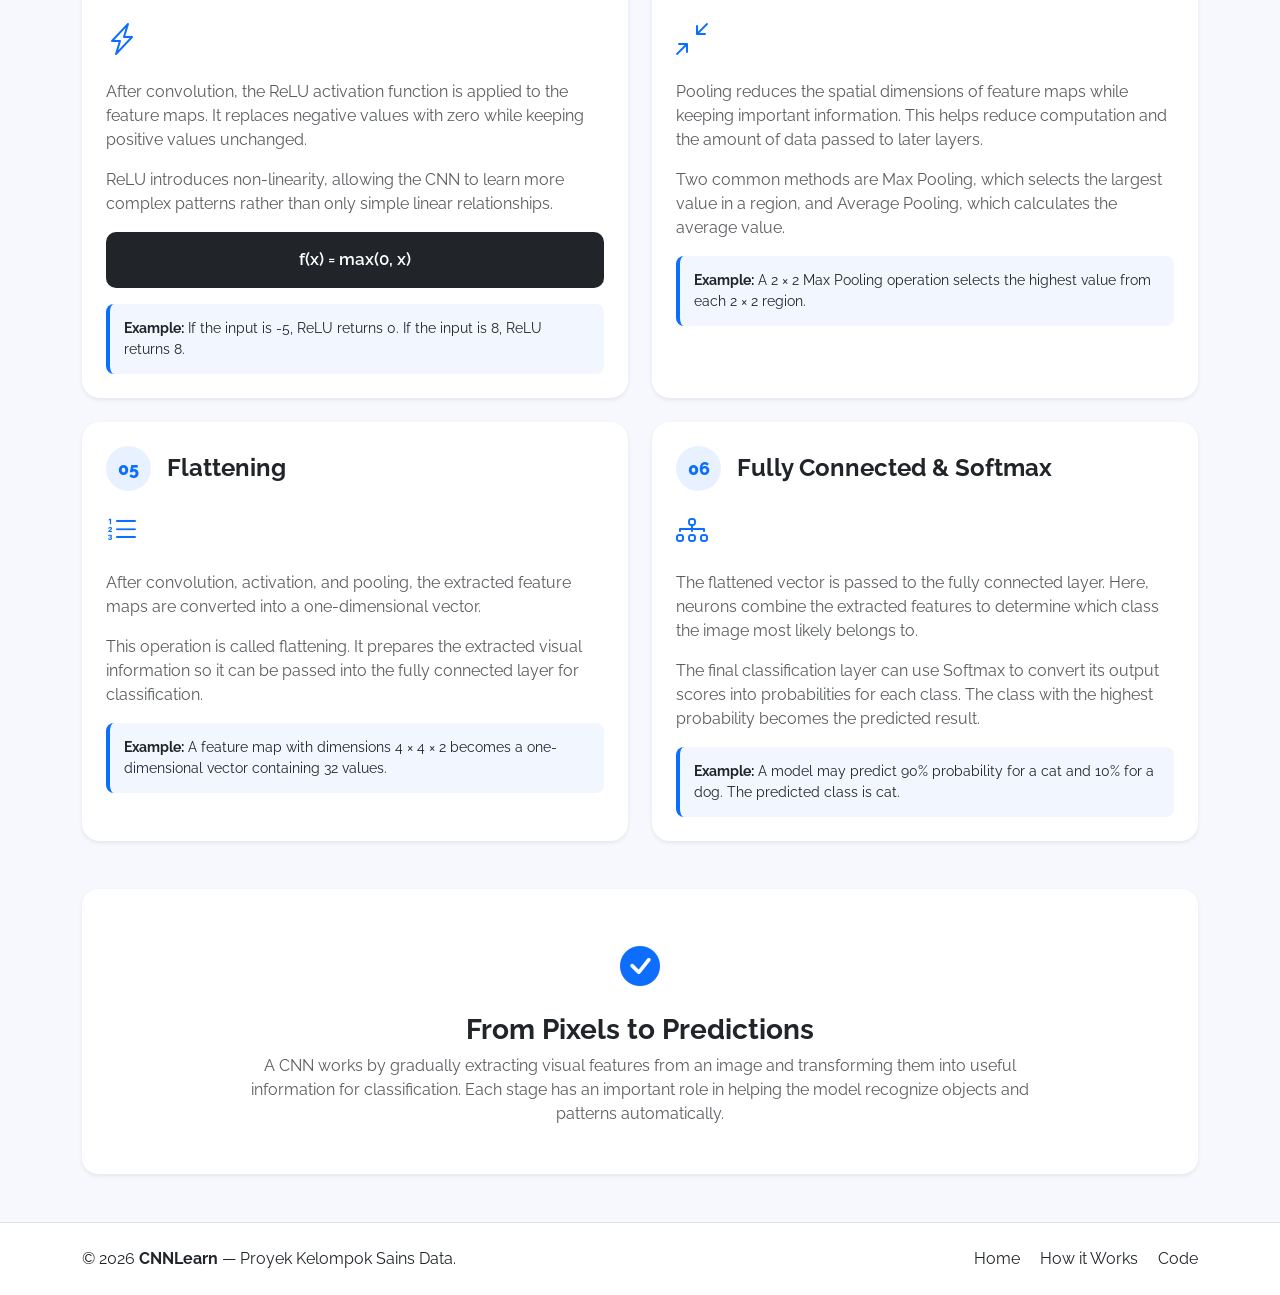
<file: How_it_Works.html>
<!doctype html>
<html lang="id" class="h-100">

<head>
    <meta charset="utf-8">
    <meta name="viewport" content="width=device-width, initial-scale=1, shrink-to-fit=no">
    <title>How it Works | Pengenalan CNN</title>

    <link href="https://cdn.jsdelivr.net/npm/bootstrap@5.2.3/dist/css/bootstrap.min.css" rel="stylesheet">
    <link rel="stylesheet" href="https://cdn.jsdelivr.net/npm/bootstrap-icons@1.10.2/font/bootstrap-icons.css">
    <link href="https://fonts.googleapis.com/css?family=Raleway:300,400,500,600,700,800&display=swap" rel="stylesheet">
    <link rel="stylesheet" href="assets/css/style.css">

    <style>
        .cnn-hero {
            background: linear-gradient(135deg, #eaf2ff, #ffffff);
            border-radius: 20px;
            padding: 45px 25px;
        }

        .flow-box {
            background: #ffffff;
            border: 1px solid #e5eaf2;
            border-radius: 14px;
            padding: 20px 10px;
            height: 100%;
            transition: .3s ease;
        }

        .flow-box:hover {
            transform: translateY(-5px);
            box-shadow: 0 8px 20px rgba(0, 0, 0, .08);
        }

        .flow-box i {
            font-size: 30px;
            color: #0d6efd;
        }

        .flow-box h6 {
            font-weight: 700;
            margin-top: 12px;
            margin-bottom: 0;
        }

        .flow-arrow {
            color: #0d6efd;
            font-size: 24px;
            text-align: center;
            padding-top: 25px;
        }

        .cnn-card {
            border: 0;
            border-radius: 18px;
            transition: .3s ease;
        }

        .cnn-card:hover {
            transform: translateY(-5px);
            box-shadow: 0 12px 25px rgba(0, 0, 0, .08) !important;
        }

        .step-number {
            display: inline-flex;
            align-items: center;
            justify-content: center;
            width: 45px;
            height: 45px;
            background: #e7f1ff;
            color: #0d6efd;
            border-radius: 50%;
            font-size: 18px;
            font-weight: 800;
            flex-shrink: 0;
        }

        .step-icon {
            font-size: 32px;
            color: #0d6efd;
        }

        .example-box {
            background: #f1f6ff;
            border-left: 4px solid #0d6efd;
            border-radius: 8px;
            padding: 14px;
            font-size: 14px;
        }

        .formula-box {
            background: #212529;
            color: #ffffff;
            padding: 15px;
            border-radius: 10px;
            text-align: center;
            font-size: 17px;
            font-weight: 600;
        }

        @media (max-width: 767px) {
            .flow-arrow {
                padding-top: 0;
                transform: rotate(90deg);
            }
        }
    </style>
</head>

<body class="d-flex flex-column h-100">

    <!-- Navbar -->
    <nav class="navbar navbar-expand-lg navbar-light py-3 bg-nav sticky-top">
        <div class="container">
            <a class="navbar-brand d-flex align-items-center" href="index.html">
                <i class="bi bi-cpu-fill text-primary fs-2 me-2"></i>
                <span class="text-body fs-4 fw-bolder">CNN<span class="text-primary">Learn</span></span>
            </a>

            <button class="navbar-toggler" type="button" data-bs-toggle="collapse"
                data-bs-target="#navbarSupportedContent">
                <span class="navbar-toggler-icon"></span>
            </button>

            <div class="collapse navbar-collapse py-3 py-lg-1" id="navbarSupportedContent">
                <ul class="navbar-nav mx-auto mb-2 mb-lg-0">
                    <li class="nav-item"><a class="nav-link mx-2" href="index.html">Home</a></li>
                    <li class="nav-item"><a class="nav-link mx-2 active" href="How_it_Works.html">How it Works</a></li>
                    <li class="nav-item"><a class="nav-link mx-2" href="architectures.html">Architectures</a></li>
                    <li class="nav-item"><a class="nav-link mx-2" href="use_case.html">Use Case</a></li>
                    <li class="nav-item"><a class="nav-link mx-2" href="code.html">Code</a></li>
                </ul>

                <div class="d-flex mt-3 ms-2 mt-lg-0 ms-lg-0">
                    <a href="https://github.com/" target="_blank" class="btn btn-social-media">
                        <i class="bi bi-github"></i>
                    </a>
                </div>
            </div>
        </div>
    </nav>

    <main class="flex-shrink-0">

        <!-- Introduction -->
        <section class="container py-5">
            <div class="cnn-hero text-center">
                <span class="badge bg-primary bg-opacity-10 text-primary px-3 py-2 rounded-pill mb-3">
                    CNN Architecture
                </span>

                <h1 class="fw-bold mb-3">How Convolutional Neural Networks Work</h1>

                <p class="lead text-muted mx-auto mb-0" style="max-width: 800px;">
                    A Convolutional Neural Network (CNN) processes images by
                    extracting important visual features and using them to
                    identify and classify objects automatically.
                </p>
            </div>
        </section>

        <!-- Overall Process -->
        <section class="container pb-5">
            <div class="text-center mb-4">
                <h2 class="fw-bold">The CNN Processing Flow</h2>
                <p class="text-muted">
                    Six main stages transform an image into a classification result.
                </p>
            </div>

            <div class="row g-3 align-items-center justify-content-center">

                <div class="col-6 col-md-2">
                    <div class="flow-box text-center">
                        <i class="bi bi-image"></i>
                        <h6>Input Image</h6>
                    </div>
                </div>

                <div class="col-12 col-md-1 flow-arrow">
                    <i class="bi bi-arrow-right"></i>
                </div>

                <div class="col-6 col-md-2">
                    <div class="flow-box text-center">
                        <i class="bi bi-grid-3x3"></i>
                        <h6>Convolution</h6>
                    </div>
                </div>

                <div class="col-12 col-md-1 flow-arrow">
                    <i class="bi bi-arrow-right"></i>
                </div>

                <div class="col-6 col-md-2">
                    <div class="flow-box text-center">
                        <i class="bi bi-lightning-charge"></i>
                        <h6>ReLU</h6>
                    </div>
                </div>

                <div class="col-12 col-md-1 flow-arrow">
                    <i class="bi bi-arrow-right"></i>
                </div>

                <div class="col-6 col-md-2">
                    <div class="flow-box text-center">
                        <i class="bi bi-arrows-angle-contract"></i>
                        <h6>Pooling</h6>
                    </div>
                </div>

            </div>

            <div class="text-center my-3">
                <i class="bi bi-arrow-down text-primary fs-3"></i>
            </div>

            <div class="row g-3 justify-content-center">

                <div class="col-6 col-md-3">
                    <div class="flow-box text-center">
                        <i class="bi bi-list-ol"></i>
                        <h6>Flattening</h6>
                    </div>
                </div>

                <div class="col-12 col-md-1 flow-arrow">
                    <i class="bi bi-arrow-right"></i>
                </div>

                <div class="col-6 col-md-3">
                    <div class="flow-box text-center">
                        <i class="bi bi-diagram-3"></i>
                        <h6>Fully Connected & Softmax</h6>
                    </div>
                </div>

            </div>
        </section>

        <!-- Six CNN Stages -->
        <section class="container py-5">

            <div class="text-center mb-5">
                <h2 class="fw-bold">Understanding the Six Stages</h2>
                <p class="text-muted">
                    Learn what happens at each stage of CNN image processing.
                </p>
            </div>

            <div class="row g-4">

                <!-- Stage 1 -->
                <div class="col-lg-6">
                    <div class="card cnn-card h-100 shadow-sm p-4">
                        <div class="d-flex align-items-center mb-3">
                            <span class="step-number me-3">01</span>
                            <h4 class="fw-bold mb-0">Input Image</h4>
                        </div>

                        <div class="step-icon mb-3">
                            <i class="bi bi-image"></i>
                        </div>

                        <p class="text-muted">
                            The process begins when an image is provided to
                            the CNN. A computer represents an image as
                            numerical pixel values arranged in a matrix.
                        </p>

                        <p class="text-muted">
                            A grayscale image normally has one channel,
                            while an RGB image has three channels:
                            Red, Green, and Blue. Before processing,
                            pixel values may be normalized to make
                            computation more consistent.
                        </p>

                        <div class="example-box">
                            <strong>Example:</strong> An RGB image with
                            dimensions 64 × 64 has a data shape of
                            64 × 64 × 3.
                        </div>
                    </div>
                </div>

                <!-- Stage 2 -->
                <div class="col-lg-6">
                    <div class="card cnn-card h-100 shadow-sm p-4">
                        <div class="d-flex align-items-center mb-3">
                            <span class="step-number me-3">02</span>
                            <h4 class="fw-bold mb-0">Convolution Layer</h4>
                        </div>

                        <div class="step-icon mb-3">
                            <i class="bi bi-grid-3x3"></i>
                        </div>

                        <p class="text-muted">
                            The convolution layer uses small matrices
                            called kernels or filters to scan the input
                            image. Each filter moves across the image
                            and performs multiplication and addition
                            operations with the pixel values.
                        </p>

                        <p class="text-muted">
                            The movement distance is controlled by
                            a parameter called stride. The results
                            form feature maps that highlight patterns
                            such as edges, lines, and textures.
                        </p>

                        <div class="example-box">
                            <strong>Example:</strong> A 3 × 3 filter
                            moves across an image to detect important
                            visual patterns.
                        </div>
                    </div>
                </div>

                <!-- Stage 3 -->
                <div class="col-lg-6">
                    <div class="card cnn-card h-100 shadow-sm p-4">
                        <div class="d-flex align-items-center mb-3">
                            <span class="step-number me-3">03</span>
                            <h4 class="fw-bold mb-0">Activation Function (ReLU)</h4>
                        </div>

                        <div class="step-icon mb-3">
                            <i class="bi bi-lightning-charge"></i>
                        </div>

                        <p class="text-muted">
                            After convolution, the ReLU activation
                            function is applied to the feature maps.
                            It replaces negative values with zero
                            while keeping positive values unchanged.
                        </p>

                        <p class="text-muted">
                            ReLU introduces non-linearity, allowing
                            the CNN to learn more complex patterns
                            rather than only simple linear relationships.
                        </p>

                        <div class="formula-box mb-3">
                            f(x) = max(0, x)
                        </div>

                        <div class="example-box">
                            <strong>Example:</strong> If the input
                            is -5, ReLU returns 0. If the input is 8,
                            ReLU returns 8.
                        </div>
                    </div>
                </div>

                <!-- Stage 4 -->
                <div class="col-lg-6">
                    <div class="card cnn-card h-100 shadow-sm p-4">
                        <div class="d-flex align-items-center mb-3">
                            <span class="step-number me-3">04</span>
                            <h4 class="fw-bold mb-0">Pooling Layer</h4>
                        </div>

                        <div class="step-icon mb-3">
                            <i class="bi bi-arrows-angle-contract"></i>
                        </div>

                        <p class="text-muted">
                            Pooling reduces the spatial dimensions
                            of feature maps while keeping important
                            information. This helps reduce computation
                            and the amount of data passed to later layers.
                        </p>

                        <p class="text-muted">
                            Two common methods are Max Pooling,
                            which selects the largest value in a region,
                            and Average Pooling, which calculates
                            the average value.
                        </p>

                        <div class="example-box">
                            <strong>Example:</strong> A 2 × 2 Max Pooling
                            operation selects the highest value from
                            each 2 × 2 region.
                        </div>
                    </div>
                </div>

                <!-- Stage 5 -->
                <div class="col-lg-6">
                    <div class="card cnn-card h-100 shadow-sm p-4">
                        <div class="d-flex align-items-center mb-3">
                            <span class="step-number me-3">05</span>
                            <h4 class="fw-bold mb-0">Flattening</h4>
                        </div>

                        <div class="step-icon mb-3">
                            <i class="bi bi-list-ol"></i>
                        </div>

                        <p class="text-muted">
                            After convolution, activation, and pooling,
                            the extracted feature maps are converted
                            into a one-dimensional vector.
                        </p>

                        <p class="text-muted">
                            This operation is called flattening.
                            It prepares the extracted visual information
                            so it can be passed into the fully connected
                            layer for classification.
                        </p>

                        <div class="example-box">
                            <strong>Example:</strong> A feature map
                            with dimensions 4 × 4 × 2 becomes a
                            one-dimensional vector containing 32 values.
                        </div>
                    </div>
                </div>

                <!-- Stage 6 -->
                <div class="col-lg-6">
                    <div class="card cnn-card h-100 shadow-sm p-4">
                        <div class="d-flex align-items-center mb-3">
                            <span class="step-number me-3">06</span>
                            <h4 class="fw-bold mb-0">Fully Connected & Softmax</h4>
                        </div>

                        <div class="step-icon mb-3">
                            <i class="bi bi-diagram-3"></i>
                        </div>

                        <p class="text-muted">
                            The flattened vector is passed to the
                            fully connected layer. Here, neurons
                            combine the extracted features to
                            determine which class the image
                            most likely belongs to.
                        </p>

                        <p class="text-muted">
                            The final classification layer can use
                            Softmax to convert its output scores
                            into probabilities for each class.
                            The class with the highest probability
                            becomes the predicted result.
                        </p>

                        <div class="example-box">
                            <strong>Example:</strong> A model may predict
                            90% probability for a cat and 10% for a dog.
                            The predicted class is cat.
                        </div>
                    </div>
                </div>

            </div>
        </section>

        <!-- Conclusion -->
        <section class="container pb-5">
            <div class="card border-0 rounded-4 shadow-sm p-4 p-md-5 text-center">
                <i class="bi bi-check-circle-fill text-primary fs-1 mb-3"></i>

                <h3 class="fw-bold">From Pixels to Predictions</h3>

                <p class="text-muted mx-auto mb-0" style="max-width: 800px;">
                    A CNN works by gradually extracting visual features
                    from an image and transforming them into useful
                    information for classification. Each stage has
                    an important role in helping the model recognize
                    objects and patterns automatically.
                </p>
            </div>
        </section>

    </main>

    <!-- Footer -->
    <footer class="footer mt-auto py-4 bg-white border-top">
        <div class="container">
            <div class="d-flex flex-column flex-md-row align-items-center text-body">
                <div class="copyright text-center mb-2 mb-md-0">
                    &copy; 2026 <strong>CNNLearn</strong> — Proyek Kelompok Sains Data.
                </div>

                <div class="link ms-md-auto">
                    <a href="index.html" class="me-3 text-dark text-decoration-none">Home</a>
                    <a href="How_it_Works.html" class="me-3 text-dark text-decoration-none">How it Works</a>
                    <a href="code.html" class="text-dark text-decoration-none">Code</a>
                </div>
            </div>
        </div>
    </footer>

    <script src="https://cdn.jsdelivr.net/npm/bootstrap@5.2.3/dist/js/bootstrap.bundle.min.js"></script>

</body>
</html>
</file>
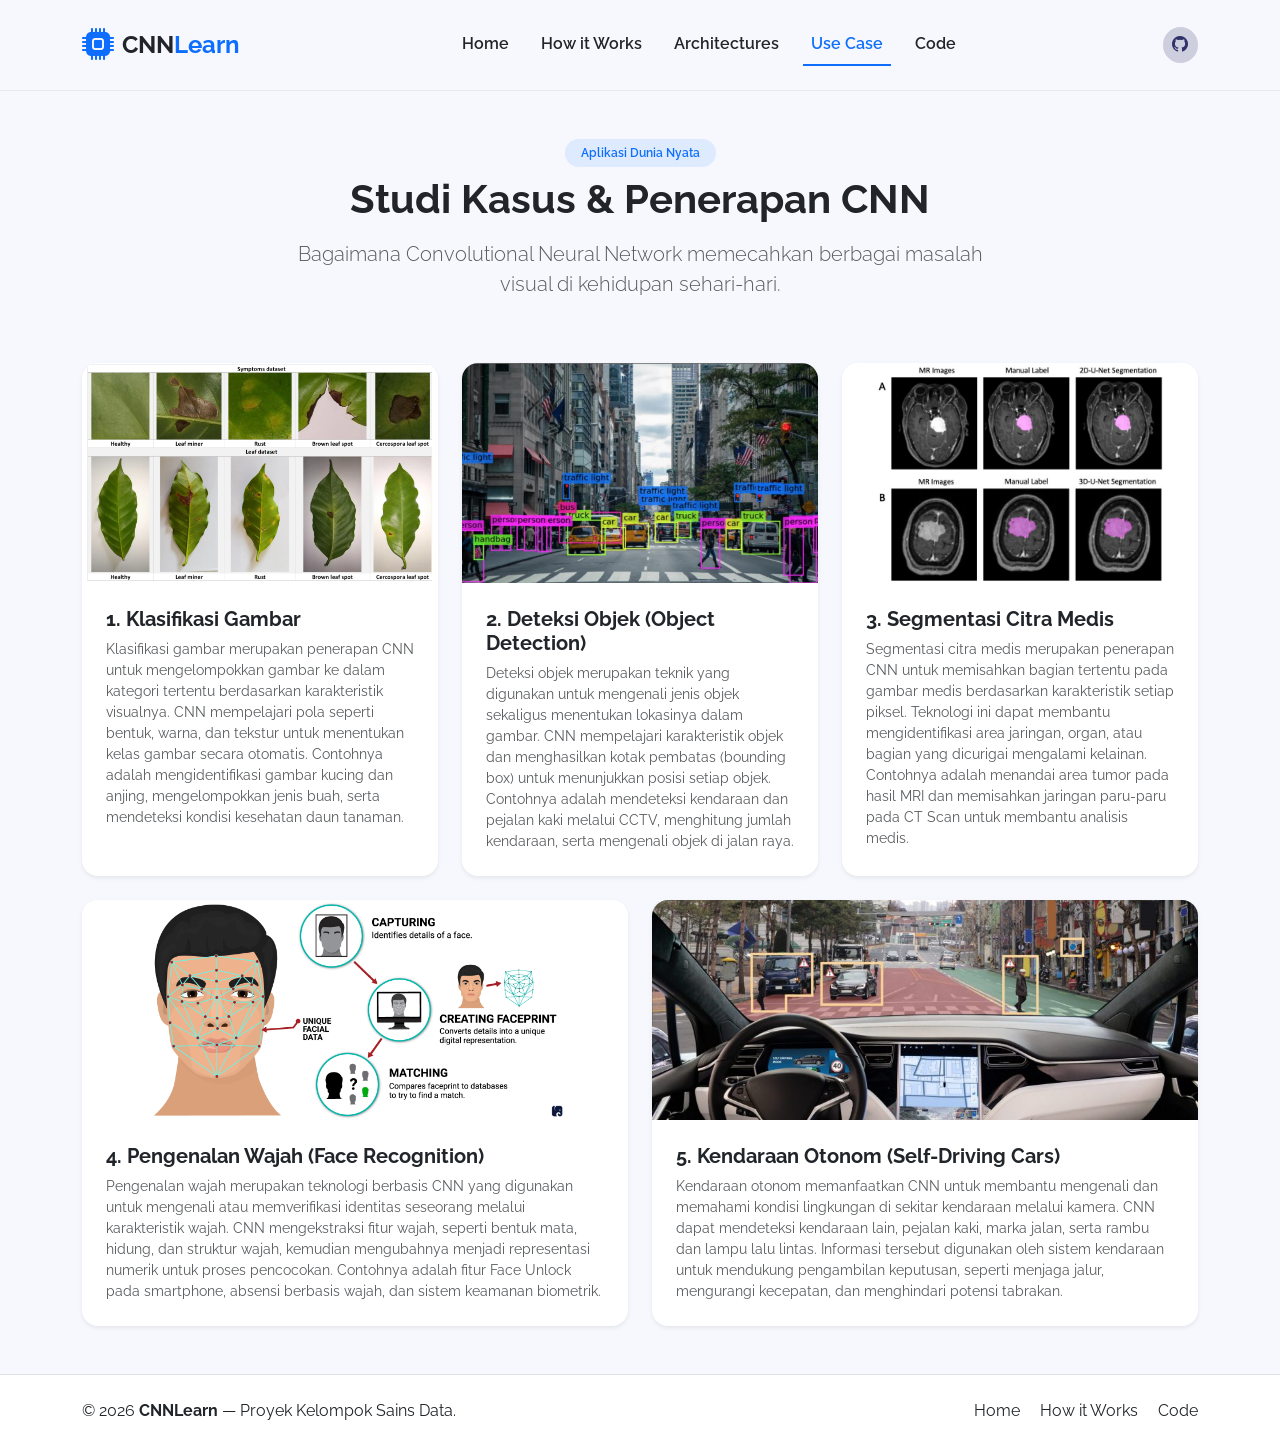
<file: Use_Case.html>
<!doctype html>
<html lang="id" class="h-100">

<head>
    <meta charset="utf-8">
    <meta name="viewport" content="width=device-width, initial-scale=1, shrink-to-fit=no">
    <title>Use Case | Pengenalan CNN</title>
    <link href="https://cdn.jsdelivr.net/npm/bootstrap@5.2.3/dist/css/bootstrap.min.css" rel="stylesheet">
    <link rel="stylesheet" href="https://cdn.jsdelivr.net/npm/bootstrap-icons@1.10.2/font/bootstrap-icons.css">
    <link href="https://fonts.googleapis.com/css?family=Raleway:300,400,500,600,700,800&display=swap" rel="stylesheet">
    <link rel="stylesheet" href="assets/css/style.css">
</head>

<body class="d-flex flex-column h-100">
    <!-- Navbar -->
    <nav class="navbar navbar-expand-lg navbar-light py-3 bg-nav sticky-top">
        <div class="container">
            <a class="navbar-brand d-flex align-items-center" href="index.html">
                <i class="bi bi-cpu-fill text-primary fs-2 me-2"></i>
                <span class="text-body fs-4 fw-bolder">CNN<span class="text-primary">Learn</span></span>
            </a>
            <button class="navbar-toggler" type="button" data-bs-toggle="collapse" data-bs-target="#navbarSupportedContent">
                <span class="navbar-toggler-icon"></span>
            </button>
            <div class="collapse navbar-collapse py-3 py-lg-1" id="navbarSupportedContent">
                <ul class="navbar-nav mx-auto mb-2 mb-lg-0">
                    <li class="nav-item"><a class="nav-link mx-2" href="index.html">Home</a></li>
                    <li class="nav-item"><a class="nav-link mx-2" href="how_it_works.html">How it Works</a></li>
                    <li class="nav-item"><a class="nav-link mx-2" href="architectures.html">Architectures</a></li>
                    <li class="nav-item"><a class="nav-link mx-2 active" href="use_case.html">Use Case</a></li>
                    <li class="nav-item"><a class="nav-link mx-2" href="code.html">Code</a></li>
                </ul>
                <div class="d-flex mt-3 ms-2 mt-lg-0 ms-lg-0">
                    <a href="https://github.com/" target="_blank" class="btn btn-social-media"><i class="bi bi-github"></i></a>
                </div>
            </div>
        </div>
    </nav>

    <!-- Main Content (AREA KERJA TEMAN 3) -->
    <main class="flex-shrink-0">
        <div class="container py-5">
            <div class="row mb-5">
                <div class="col-lg-8 mx-auto text-center">
                    <span class="badge bg-primary bg-opacity-10 text-primary px-3 py-2 rounded-pill mb-2 fw-semibold">Aplikasi Dunia Nyata</span>
                    <h1 class="fw-bold mb-3">Studi Kasus & Penerapan CNN</h1>
                    <p class="lead text-muted">Bagaimana Convolutional Neural Network memecahkan berbagai masalah visual di kehidupan sehari-hari.</p>
                </div>
            </div>

            <div class="row g-4">
                <!-- Use Case 1 -->
                <div class="col-md-6 col-lg-4">
                    <div class="card h-100 border-0 rounded-4 shadow-sm overflow-hidden card-hover">
                        <img src="assets/image/klasifikasi.png" class="card-img-top bg-white" alt="Contoh klasifikasi penyakit daun kopi oleh CNN" style="height: 220px; object-fit: contain;">
                        <div class="card-body p-4">
                            <h5 class="fw-bold">1. Klasifikasi Gambar</h5>
                            <p class="text-muted small mb-0">Klasifikasi gambar merupakan penerapan CNN untuk mengelompokkan gambar ke dalam kategori tertentu berdasarkan karakteristik visualnya. CNN mempelajari pola seperti bentuk, warna, dan tekstur untuk menentukan kelas gambar secara otomatis. Contohnya adalah mengidentifikasi gambar kucing dan anjing, mengelompokkan jenis buah, serta mendeteksi kondisi kesehatan daun tanaman.</p>
                        </div>
                    </div>
                </div>

                <!-- Use Case 2 -->
                <div class="col-md-6 col-lg-4">
                    <div class="card h-100 border-0 rounded-4 shadow-sm overflow-hidden card-hover">
                        <img src="assets/image/deteksi-objek.png" class="card-img-top" alt="Contoh deteksi objek pada jalan raya dengan bounding box" style="height: 220px; object-fit: cover;">
                        <div class="card-body p-4">
                            <h5 class="fw-bold">2. Deteksi Objek (Object Detection)</h5>
                            <p class="text-muted small mb-0">Deteksi objek merupakan teknik yang digunakan untuk mengenali jenis objek sekaligus menentukan lokasinya dalam gambar. CNN mempelajari karakteristik objek dan menghasilkan kotak pembatas (bounding box) untuk menunjukkan posisi setiap objek. Contohnya adalah mendeteksi kendaraan dan pejalan kaki melalui CCTV, menghitung jumlah kendaraan, serta mengenali objek di jalan raya.  </p>
                        </div>
                    </div>
                </div>

                <!-- Use Case 3 -->
                <div class="col-md-6 col-lg-4">
                    <div class="card h-100 border-0 rounded-4 shadow-sm overflow-hidden card-hover">
                        <img src="assets/image/segmentasi-medis.jpg" class="card-img-top bg-white" alt="Contoh segmentasi tumor pada citra MRI otak" style="height: 220px; object-fit: contain;">
                        <div class="card-body p-4">
                            <h5 class="fw-bold">3. Segmentasi Citra Medis</h5>
                            <p class="text-muted small mb-0">Segmentasi citra medis merupakan penerapan CNN untuk memisahkan bagian tertentu pada gambar medis berdasarkan karakteristik setiap piksel. Teknologi ini dapat membantu mengidentifikasi area jaringan, organ, atau bagian yang dicurigai mengalami kelainan. Contohnya adalah menandai area tumor pada hasil MRI dan memisahkan jaringan paru-paru pada CT Scan untuk membantu analisis medis.</p>
                        </div>
                    </div>
                </div>

                <!-- Use Case 4 -->
                <div class="col-md-6">
                    <div class="card h-100 border-0 rounded-4 shadow-sm overflow-hidden card-hover">
                        <img src="assets/image/face-recognition.png" class="card-img-top bg-white" alt="Tahapan pengenalan wajah: capturing, faceprint, matching" style="height: 220px; object-fit: contain;">
                        <div class="card-body p-4">
                            <h5 class="fw-bold">4. Pengenalan Wajah (Face Recognition)</h5>
                            <p class="text-muted small mb-0">Pengenalan wajah merupakan teknologi berbasis CNN yang digunakan untuk mengenali atau memverifikasi identitas seseorang melalui karakteristik wajah. CNN mengekstraksi fitur wajah, seperti bentuk mata, hidung, dan struktur wajah, kemudian mengubahnya menjadi representasi numerik untuk proses pencocokan. Contohnya adalah fitur Face Unlock pada smartphone, absensi berbasis wajah, dan sistem keamanan biometrik.</p>
                        </div>
                    </div>
                </div>

                <!-- Use Case 5 -->
                <div class="col-md-6">
                    <div class="card h-100 border-0 rounded-4 shadow-sm overflow-hidden card-hover">
                        <img src="assets/image/kendaraan-otonom.jpeg" class="card-img-top" alt="Tampilan kabin mobil otonom yang mendeteksi objek di jalan" style="height: 220px; object-fit: cover;">
                        <div class="card-body p-4">
                            <h5 class="fw-bold">5. Kendaraan Otonom (Self-Driving Cars)</h5>
                            <p class="text-muted small mb-0">Kendaraan otonom memanfaatkan CNN untuk membantu mengenali dan memahami kondisi lingkungan di sekitar kendaraan melalui kamera. CNN dapat mendeteksi kendaraan lain, pejalan kaki, marka jalan, serta rambu dan lampu lalu lintas. Informasi tersebut digunakan oleh sistem kendaraan untuk mendukung pengambilan keputusan, seperti menjaga jalur, mengurangi kecepatan, dan menghindari potensi tabrakan.</p>
                        </div>
                    </div>
                </div>
            </div>
        </div>
    </main>

    <!-- Footer -->
    <footer class="footer mt-auto py-4 bg-white border-top">
        <div class="container">
            <div class="d-flex flex-column flex-md-row align-items-center text-body">
                <div class="copyright text-center mb-2 mb-md-0">&copy; 2026 <strong>CNNLearn</strong> — Proyek Kelompok Sains Data.</div>
                <div class="link ms-md-auto">
                    <a href="index.html" class="me-3 text-dark text-decoration-none">Home</a>
                    <a href="how_it_works.html" class="me-3 text-dark text-decoration-none">How it Works</a>
                    <a href="code.html" class="text-dark text-decoration-none">Code</a>
                </div>
            </div>
        </div>
    </footer>

    <script src="https://cdn.jsdelivr.net/npm/bootstrap@5.2.3/dist/js/bootstrap.bundle.min.js"></script>
</body>
</html>
</file>
<file: assets/css/style.css>
body {
  font-family: 'Raleway', sans-serif;
  background: #f6f8fd;
  color: #212529;
}

.bg-nav {
  background-color: #f6f8fd;
  border-bottom: 1px solid rgba(0, 0, 0, 0.06);
}

.hr-dotted {
  border-top: 1px dotted;
  opacity: 0.25;
}

/* Navbar Link & Indikator Halaman Aktif */
.navbar-light .navbar-nav .nav-link {
  color: #212529 !important;
  font-size: 16px;
  font-weight: 600;
  transition: all 0.3s;
  border-bottom: 2px solid transparent;
}

.navbar-light .navbar-nav .nav-link:hover,
.navbar-light .navbar-nav .nav-link.active {
  color: #0d6efd !important;
  border-bottom: 2px solid #0d6efd;
}

/* Ikon Fitur Bulat */
.feature-icon-1 {
  display: inline-flex;
  align-items: center;
  justify-content: center;
  width: 4.5rem;
  height: 4.5rem;
  font-size: 2.25rem;
  color: #fff;
  border-radius: 100%;
}

/* Step Badge untuk Halaman How it Works */
.step-number {
  width: 2.5rem;
  height: 2.5rem;
  display: inline-flex;
  align-items: center;
  justify-content: center;
  border-radius: 50%;
  font-weight: 700;
  background-color: #0d6efd;
  color: #fff;
}

/* Tombol GitHub di Navbar */
.btn-social-media {
  color: #31316a;
  background-color: #cdcfdf;
  border-color: #cdcfdf;
  width: 2.2rem;
  height: 2.2rem;
  text-align: center;
  display: inline-flex;
  align-items: center;
  justify-content: center;
  border-radius: 100%;
  transition: all 0.3s;
}

.btn-social-media:hover {
  color: #fff;
  background-color: #0d6efd;
  border-color: #0d6efd;
}

/* Hover Card */
.card-hover {
  transition: transform 0.25s ease, box-shadow 0.25s ease;
}

.card-hover:hover {
  transform: translateY(-4px);
  box-shadow: 0 0.5rem 1.25rem rgba(13, 110, 253, 0.1) !important;
}

/* Placeholder Gambar agar Rapi Sebelum Diisi */
.img-placeholder {
  background-color: #e9ecef;
  border: 2px dashed #adb5bd;
  border-radius: 1rem;
  min-height: 200px;
  display: flex;
  flex-direction: column;
  align-items: center;
  justify-content: center;
  color: #6c757d;
  padding: 1.5rem;
  text-align: center;
}

/* Blok Kode Python */
pre.code-block {
  background-color: #1e293b;
  color: #f8fafc;
  padding: 1.25rem;
  border-radius: 0.75rem;
  font-size: 0.9rem;
  overflow-x: auto;
  margin-bottom: 0;
}

/* Footer */
.footer .copyright a {
  color: #0d6efd;
  text-decoration: none;
}


/* ===== PENYEMPURNAAN RESPONSIVE (TABLET & HP) ===== */

img, iframe, svg {
  max-width: 100%;
  height: auto;
}

body {
  overflow-x: hidden;
}

/* Tampilan Tablet & HP (Layar di bawah 992px / saat menu hamburger aktif) */
@media (max-width: 991.98px) {
  .navbar-light .navbar-nav .nav-link {
    padding: 0.6rem 0;
    border-bottom: none; 
    border-left: 3px solid transparent;
    padding-left: 0.75rem;
  }

  .navbar-light .navbar-nav .nav-link.active,
  .navbar-light .navbar-nav .nav-link:hover {
    border-bottom: none;
    border-left: 3px solid #0d6efd; 
    background-color: rgba(13, 110, 253, 0.06);
    border-radius: 0 0.5rem 0.5rem 0;
  }
}

/* Tampilan Khusus Layar HP (Di bawah 576px) */
@media (max-width: 575.98px) {
  h1 {
    font-size: 1.65rem !important; 
  }

  .lead {
    font-size: 1rem !important;
  }

  pre.code-block {
    font-size: 0.8rem; 
    padding: 1rem;
  }

  .feature-icon-1 {
    width: 3.75rem;
    height: 3.75rem;
    font-size: 1.8rem;
  }
}
</file>
